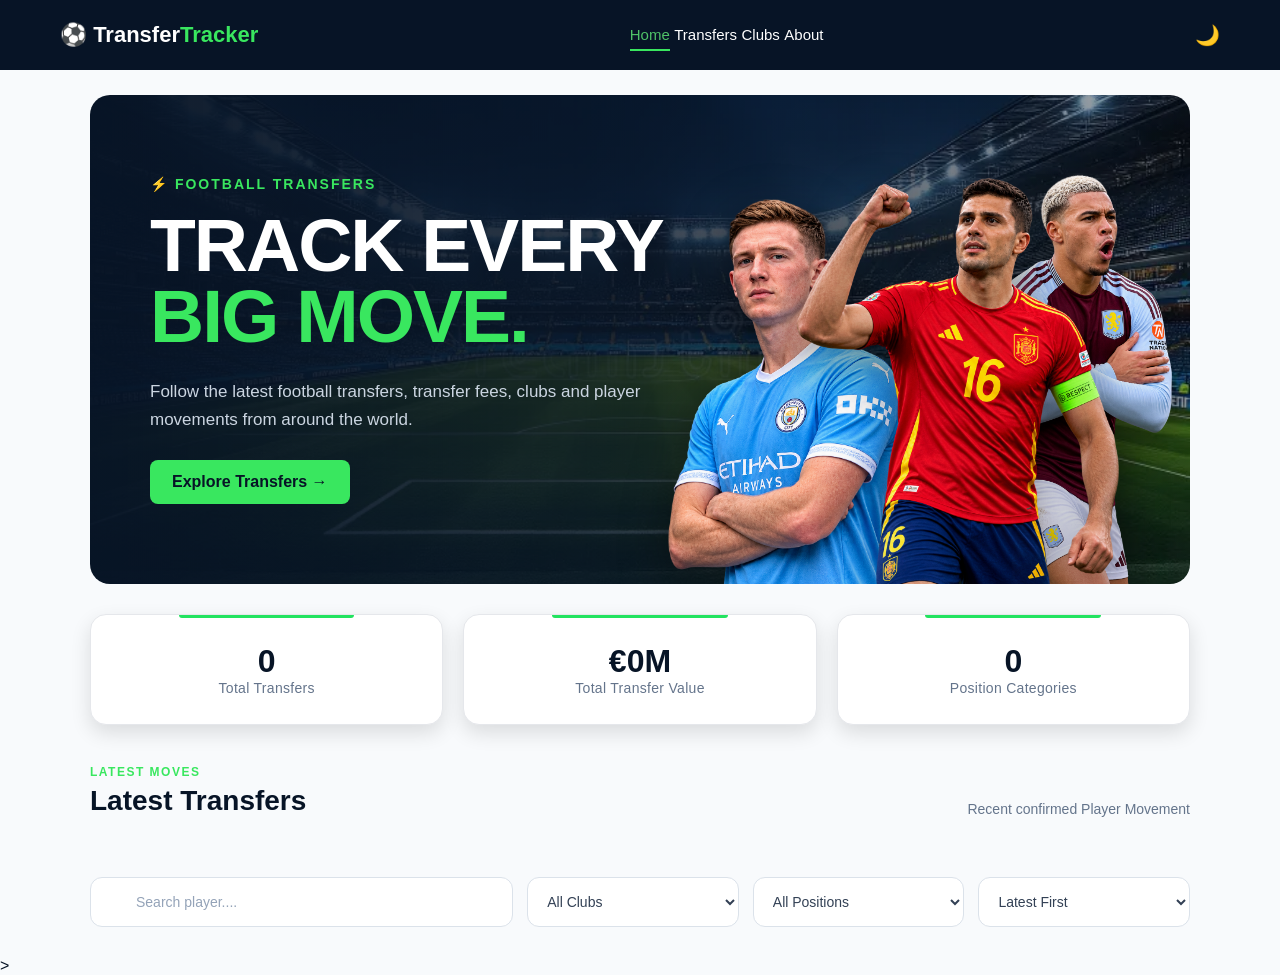
<file: index.html>
<!DOCTYPE html>
<html lang="en">
<head>
    <meta charset="UTF-8">
    <meta name="viewport" content="width=device-width, initial-scale=1.0">

    <title>Football Transfer Tracker</title>

    <link rel="stylesheet" href="style.css">
</head>

<body>
   <header class="navbar">
    <div class="nav-container">

        <a href="#" class="logo">
            ⚽ <span>Transfer</span><strong>Tracker</strong>
        </a>

        <nav>
            <a href="index.html" class="active">Home</a>
            <a href="index.html#transfers">Transfers</a>
            <a href="clubs.html">Clubs</a>
            <a href="about.html">About</a>
        </nav>

        <div class="nav-actions">
            <button id="themeToggle" aria-label="Toggle dark mode">
                🌙
            </button>
        </div>

    </div>
</header>
    <main class="container">
        <section class="hero">

    <div class="hero-content">

        <span class="hero-label">⚡ FOOTBALL TRANSFERS</span>

        <h2>
            TRACK EVERY
            <span>BIG MOVE.</span>
        </h2>

        <p>
            Follow the latest football transfers, transfer fees,
            clubs and player movements from around the world.
        </p>

        <a href="#transfers" class="hero-button">
            Explore Transfers →
        </a>

    </div>

    <div class="hero-players">

    <img src="images/hero/elliot.png"
         class="hero-player player-left"
         alt="Elliot Anderson">

    <img src="images/hero/rodri.png"
         class="hero-player player-center"
         alt="Rodri">

    <img src="images/hero/rogers.png"
         class="hero-player player-right"
         alt="Morgan Rogers">

</div>
</section>
        <section id="transfers" class="transfer-stats">
            <div class="stat-card">
                <h3 id="totalTransfers">0</h3>
                <p>Total Transfers</p>
            </div>

            <div class="stat-card">
                <h3 id="totalValue">€0M</h3>
                <p>Total  Transfer Value </p>
            </div>

            <div class="stat-card">
                <h3 id="totalPositions">0</h3>
                <p>Position Categories</p>
            </div>

        </section>

        <section class="latest-transfers">
            <div class="section-heading">
                <div>
                    <span class="section-label">LATEST MOVES</span>
                    <h2>Latest Transfers</h2>
                </div>
                <p> Recent confirmed Player Movement</p>
            </div>
            <div id="latestTransferContainer" class="latest-transfer-container"> 
            </div>

        </section>


        

        <section class="filters">
        <div class="search-box">
            <input
                type="text"
                id="searchInput"
                placeholder="Search player...."
            >
        </div>
    <select id="clubFilter">
        <option value="all">All Clubs</option>
        <option value="FC Barcelona">FC Barcelona</option>
        <option value="Real Madrid">Real Madrid</option>
        <option value="Liverpool F.C">Liverpool F.C</option>
        <option value="Manchester City">Manchester City</option>
        <option value="Manchester United">Manchester United</option>
        <option value="FC Bayern Munich">FC Bayern Munich</option>
        <option value="Borussia Dortmund">Borussia Dortmund</option>
        <option value="Inter Milan">Inter Milan</option>
        <option value="AC Milan">AC Milan</option>
        <option value="Paris Saint-Germain">Paris Saint-Germain</option>
    </select>

    <select id="positionFilter">
        <option value="all">All Positions</option>
        <option value="Goalkeeper">Goalkeeper</option>
        <option value="Defender">Defender</option>
        <option value="Full Back">Full Back</option>
        <option value="Midfielder">Midfielder</option>
        <option value="Winger">Winger</option>
        <option value="Forward">Forward</option>
    </select>

    <select id="sortFilter">
        <option value="latest">Latest First</option>
        <option value="oldest">Oldest Firts</option>
        <option value="highestFee">Highest Fee</option>
        <option value="lowestFee">Lowest Fee</option>
        <option value="az">A-Z</option>

    </select>





        </section>

                        <!--other section-->

        <section id="transferContainer" class="transfer-container">

        </section>
    

    </main>
    <div id="playerModal" class="player-modal">
        <div class="player-modal-content">
        
            <button id="closeModal" class="close-modal">&times;</button>

            <img id="modalPlayerImage" class="modal-player-image" alt="">

            <h2 id="modalPlayerName"></h2>
            <p id="modalPosition"></p>

            
            <div class="modal-transfer-route">
                <div class="modal-club">
                    <img id="modalOldClubLogo" alt="">
                    <span id="modalOldClub"></span>
                </div>
                <span class="modal-arrow">→</span>
                <div class="modal-club">
                    <img id="modalNewClubLogo" alt="">
                    <span id="modalNewClub"></span>
                </div>
            </div>
            <div class="modal-summary">

                <div class="modal-summary-item">
                    <span>Transfer Fee</span>
                    <strong id="modalMarketValue"></strong>
                </div>
                
                <div class="modal-summary-item">
                    <span>Transfer Date</span>
                    <strong id="modalTransferDate"></strong>
                </div>
                <div class="modal-summary-item">
                    <span>Status</span>
                    <strong id="modalStatus"></strong>
                </div>

            </div>
        </div>

    </div>




    <script src="script.js"></script>
</body>
</html>>
</file>
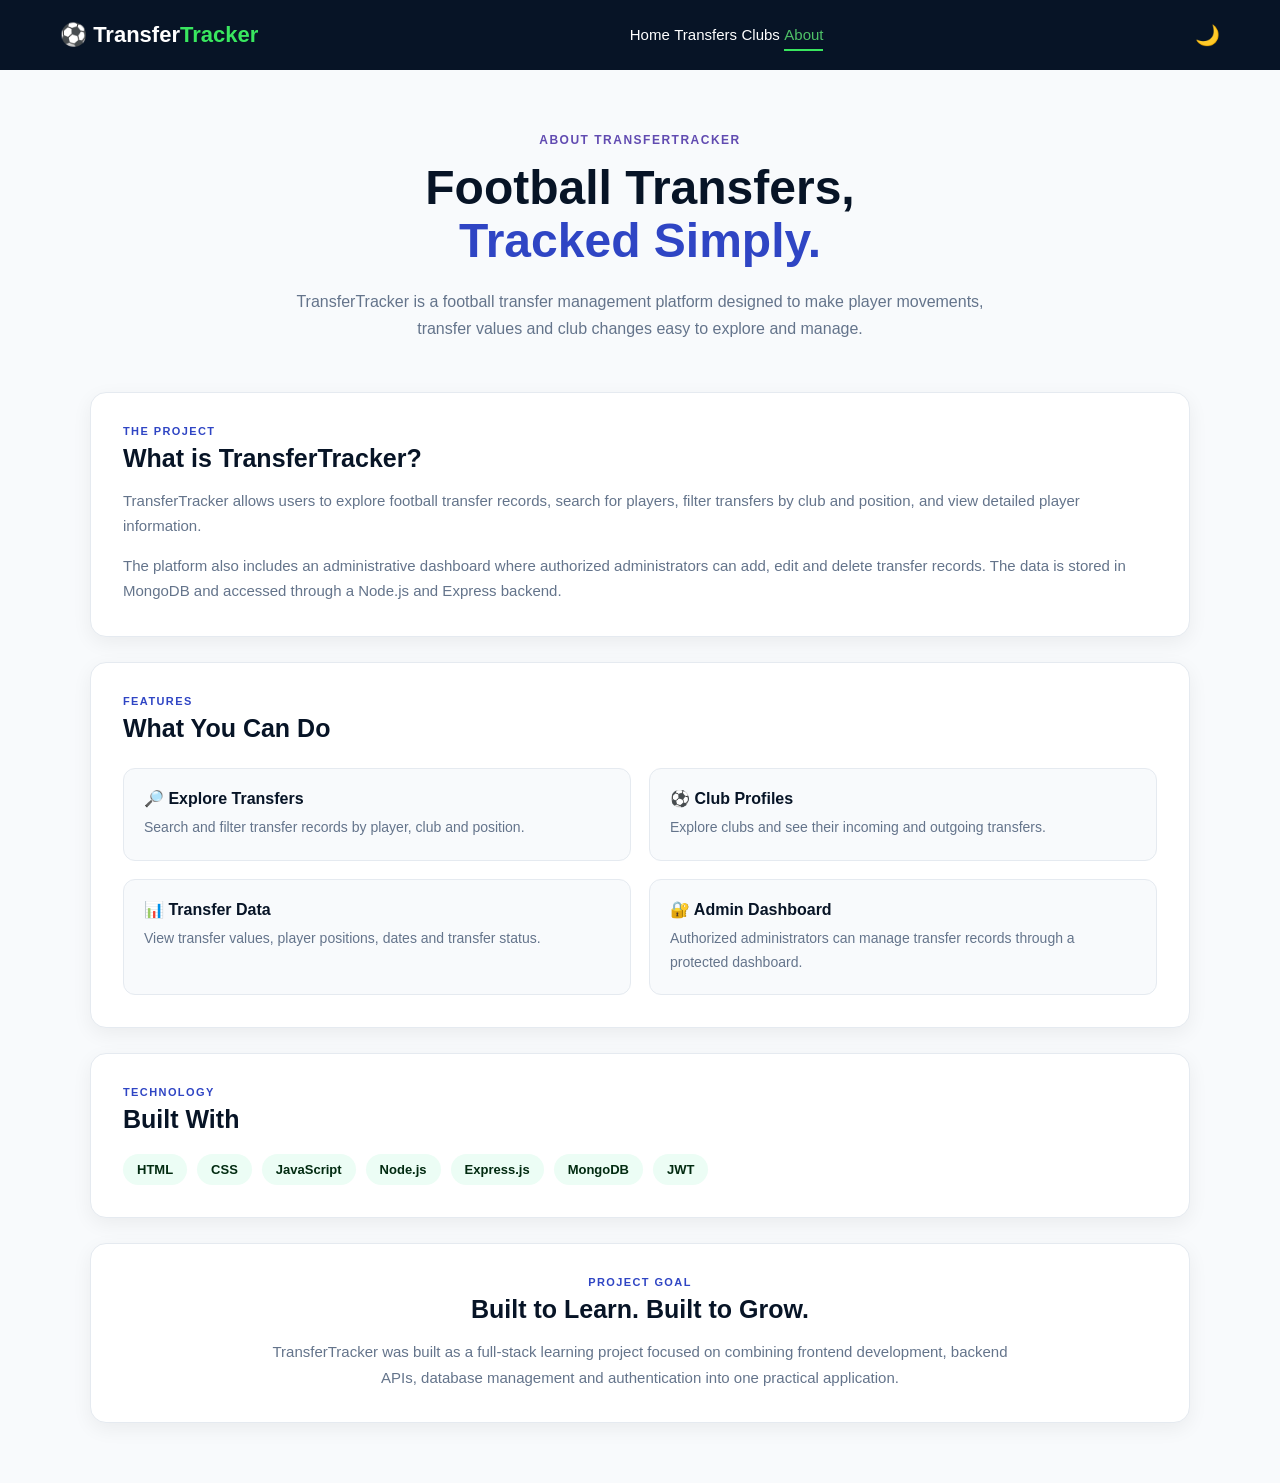
<file: about.html>
<!DOCTYPE html>
<html lang="en">

<head>
    <meta charset="UTF-8">
    <meta name="viewport" content="width=device-width, initial-scale=1.0">

    <title>About | TransferTracker</title>

    <link rel="stylesheet" href="style.css">
</head>

<body>

    <!-- =========================
         NAVBAR
    ========================== -->
    <header class="navbar">

        <div class="nav-container">

            <a href="index.html" class="logo">
                ⚽ <span>Transfer</span><strong>Tracker</strong>
            </a>

            <nav>
                <a href="index.html">Home</a>
                <a href="index.html#transfers">Transfers</a>
                <a href="clubs.html">Clubs</a>
                <a href="about.html" class="active">About</a>
            </nav>

            <div class="nav-actions">
                <button id="themeToggle" aria-label="Toggle dark mode">
                    🌙
                </button>
            </div>

        </div>

    </header>


    <!-- =========================
         ABOUT PAGE
    ========================== -->
    <main class="about-container">

        <!-- About Hero -->
        <section class="about-hero">

            <span class="section-label">
                ABOUT TRANSFERTRACKER
            </span>

            <h1>
                Football Transfers,
                <br>
                <span>Tracked Simply.</span>
            </h1>

            <p>
                TransferTracker is a football transfer management platform
                designed to make player movements, transfer values and club
                changes easy to explore and manage.
            </p>

        </section>


        <!-- Project -->
        <section class="about-card">

            <span class="about-label">
                THE PROJECT
            </span>

            <h2>
                What is TransferTracker?
            </h2>

            <p>
                TransferTracker allows users to explore football transfer
                records, search for players, filter transfers by club and
                position, and view detailed player information.
            </p>

            <p>
                The platform also includes an administrative dashboard where
                authorized administrators can add, edit and delete transfer
                records. The data is stored in MongoDB and accessed through
                a Node.js and Express backend.
            </p>

        </section>


        <!-- Features -->
        <section class="about-card">

            <span class="about-label">
                FEATURES
            </span>

            <h2>
                What You Can Do
            </h2>

            <div class="about-features">

                <div class="about-feature">

                    <h3>
                        🔎 Explore Transfers
                    </h3>

                    <p>
                        Search and filter transfer records by player,
                        club and position.
                    </p>

                </div>


                <div class="about-feature">

                    <h3>
                        ⚽ Club Profiles
                    </h3>

                    <p>
                        Explore clubs and see their incoming and
                        outgoing transfers.
                    </p>

                </div>


                <div class="about-feature">

                    <h3>
                        📊 Transfer Data
                    </h3>

                    <p>
                        View transfer values, player positions,
                        dates and transfer status.
                    </p>

                </div>


                <div class="about-feature">

                    <h3>
                        🔐 Admin Dashboard
                    </h3>

                    <p>
                        Authorized administrators can manage transfer
                        records through a protected dashboard.
                    </p>

                </div>

            </div>

        </section>


        <!-- Technology -->
        <section class="about-card">

            <span class="about-label">
                TECHNOLOGY
            </span>

            <h2>
                Built With
            </h2>

            <div class="tech-list">

                <span>HTML</span>
                <span>CSS</span>
                <span>JavaScript</span>
                <span>Node.js</span>
                <span>Express.js</span>
                <span>MongoDB</span>
                <span>JWT</span>

            </div>

        </section>


        <!-- Project Goal -->
        <section class="about-card about-final">

            <span class="about-label">
                PROJECT GOAL
            </span>

            <h2>
                Built to Learn. Built to Grow.
            </h2>

            <p>
                TransferTracker was built as a full-stack learning project
                focused on combining frontend development, backend APIs,
                database management and authentication into one practical
                application.
            </p>

        </section>

    </main>


    <!-- JavaScript -->
    <script src="script.js"></script>

</body>

</html>
</file>
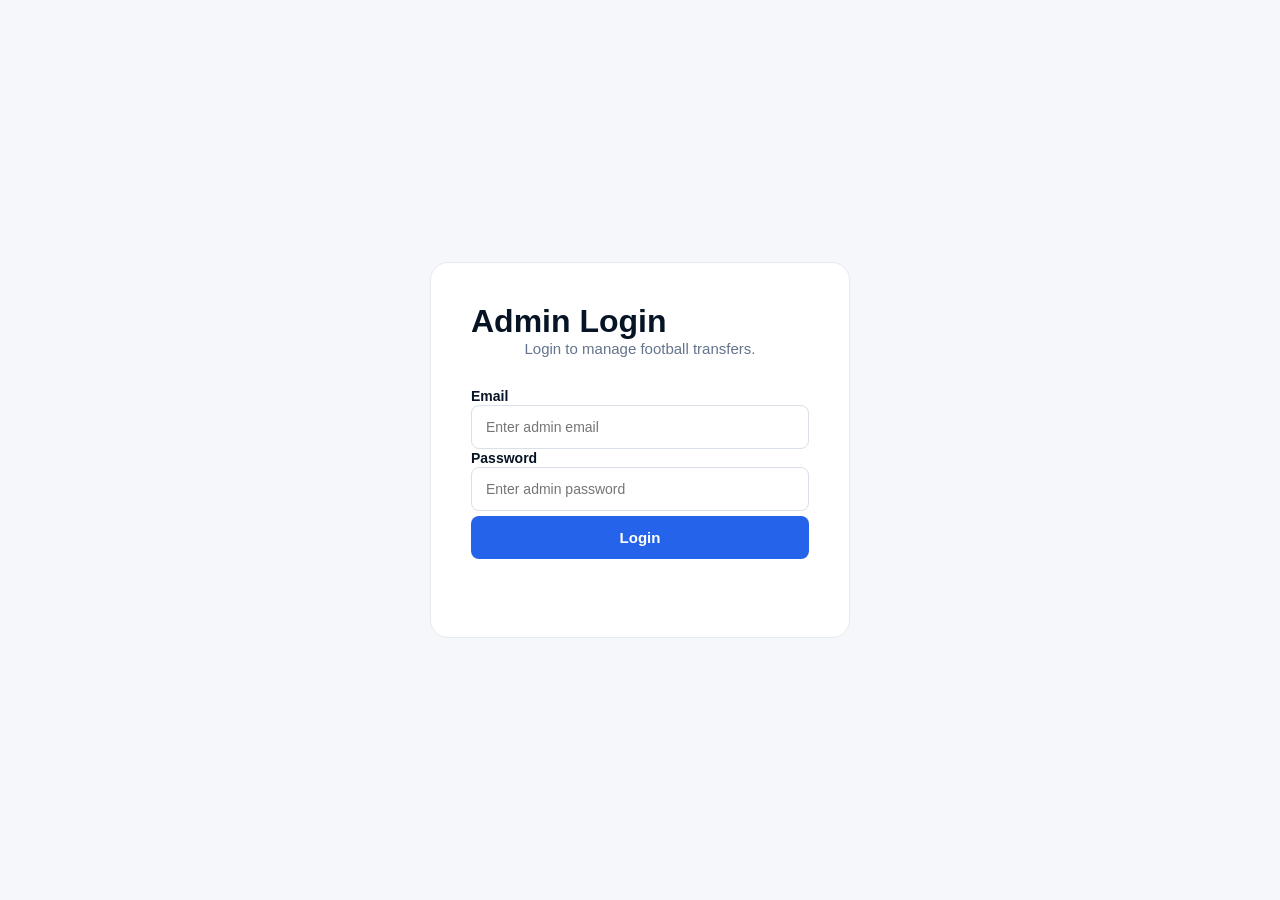
<file: admin-login.html>
<!DOCTYPE html>
<html lang="en">
<head>
    <meta charset="UTF-8">
    <meta name="viewport" content="width=device-width, initial-scale=1.0">

    <title>Admin Login | Football Transfer Tracker</title>

    <link rel="stylesheet" href="style.css">
</head>

<body>

    <main class="admin-login-page">

        <div class="admin-login-box">

            <h1>Admin Login</h1>

            <p>Login to manage football transfers.</p>

            <form id="loginForm">

                <div>
                    <label for="email">Email</label>
                    <input
                        type="email"
                        id="email"
                        placeholder="Enter admin email"
                        required
                    >
                </div>

                <div>
                    <label for="password">Password</label>
                    <input
                        type="password"
                        id="password"
                        placeholder="Enter admin password"
                        required
                    >
                </div>

                <button type="submit">
                    Login
                </button>

            </form>

            <p id="loginMessage"></p>

        </div>

    </main>

    <script src="admin-login.js"></script>

</body>
</html>
</file>
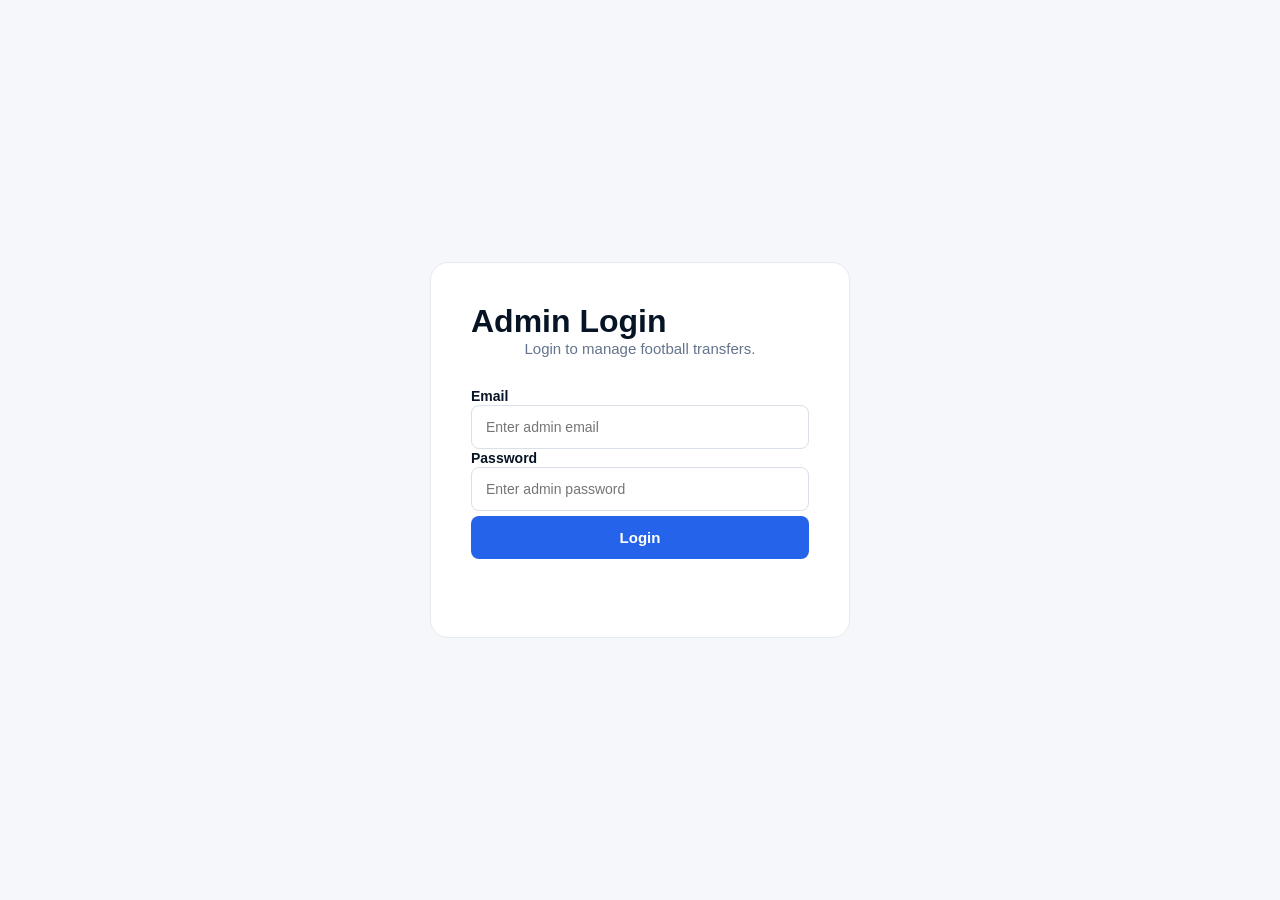
<file: admin.html>
<!DOCTYPE html>
<html lang="en">

<head>

    <meta charset="UTF-8">
    <meta name="viewport" content="width=device-width, initial-scale=1.0">

    <title>Admin Dashboard - TransferTracker</title>

    <link rel="stylesheet" href="style.css">

</head>

<body class="admin-page">

    <!-- Navbar -->

    <header class="navbar">

        <div class="nav-container">

            <a href="index.html" class="logo">
                ⚽ <span>Transfer</span><strong>Tracker</strong>
            </a>

            <nav>
                <a href="index.html">Home</a>
                <a href="index.html#transfers">Transfers</a>
                <a href="clubs.html">Clubs</a>
                <a href="#">Admin</a>
            </nav>

            <div class="nav-actions">

                <button id="themeToggle" aria-label="Toggle dark mode">
                    🌙
                </button>

            </div>

        </div>

    </header>


    <!-- Admin Content -->

    <main class="admin-container">

        <!-- Page Heading -->

        <section class="admin-heading">

            <span class="section-label">
                ADMIN PANEL
            </span>

            <h1>
                Transfer Management
            </h1>

            <p>
                Add, update and manage football transfer records.
            </p>

            <button id="logoutButton">
                Logout
            </button>


        </section>

        <!-- Dashboard Statistics -->

        <section class="admin-stats">
            <div class="admin-stat-card">
                <span> Total Transfers </span>
                <h3 id="totalTransfers">0</h3>
            </div>
            <div class="admin-stat-card">
                <span> Confirmed Transfere</span>
                <h3 id="confirmedTransfers">0</h3>
            </div>

            <div class="admin-stat-card">
                <span>Clubs Involved</span>
                <h3 id="clubsInvolved">0</h3>
            </div>

        </section>

        <!-- Add / Edit Transfer -->

        <section class="admin-card">

            <div class="admin-card-heading">

                <div>

                    <span class="admin-label">
                        TRANSFER DATA
                    </span>

                    <h2>
                        Add New Transfer
                    </h2>

                </div>

            </div>


            <form id="transferForm" class="transfer-form">

                <div class="form-group">
                    <label for="player">Player Name</label>
                    <input
                        type="text"
                        id="player"
                        placeholder="e.g. Rodri"
                        required
                    >
                </div>


                <div class="form-group">
                    <label for="oldClub">Old Club</label>
                    <input
                        type="text"
                        id="oldClub"
                        placeholder="e.g. Manchester City"
                        required
                    >
                </div>


                <div class="form-group">
                    <label for="newClub">New Club</label>
                    <input
                        type="text"
                        id="newClub"
                        placeholder="e.g. FC Barcelona"
                        required
                    >
                </div>


                <div class="form-group">
                    <label for="position">Position</label>
                    <input
                        type="text"
                        id="position"
                        placeholder="e.g. Defensive Midfielder"
                        required
                    >
                </div>


                <div class="form-group">
                    <label for="positionCategory">
                        Position Category
                    </label>

                    <select id="positionCategory" required>

                        <option value="">
                            Select Category
                        </option>

                        <option value="Goalkeeper">
                            Goalkeeper
                        </option>

                        <option value="Defender">
                            Defender
                        </option>

                        <option value="Full Back">
                            Full Back
                        </option>

                        <option value="Midfielder">
                            Midfielder
                        </option>

                        <option value="Winger">
                            Winger
                        </option>

                        <option value="Forward">
                            Forward
                        </option>

                    </select>

                </div>


                <div class="form-group">
                    <label for="marketValue">
                        Market Value
                    </label>

                    <input
                        type="text"
                        id="marketValue"
                        placeholder="e.g. €60M"
                        required
                    >
                </div>


                <div class="form-group">
                    <label for="status">Status</label>

                    <select id="status" required>

                        <option value="">
                            Select Status
                        </option>

                        <option value="Confirmed">
                            Confirmed
                        </option>

                        <option value="Rumour">
                            Rumour
                        </option>

                        <option value="Pending">
                            Pending
                        </option>

                    </select>

                </div>


                <div class="form-group">
                    <label for="transferDate">
                        Transfer Date
                    </label>

                    <input
                        type="date"
                        id="transferDate"
                        required
                    >
                </div>


                <div class="form-group full-width">
                    <label for="image">
                        Player Image Path
                    </label>

                    <input
                        type="text"
                        id="image"
                        placeholder="images/player.jpg"
                        required
                    >
                </div>


                <div class="form-group">
                    <label for="oldClubLogo">
                        Old Club Logo Path
                    </label>

                    <input
                        type="text"
                        id="oldClubLogo"
                        placeholder="images/clubs/club.png"
                        required
                    >
                </div>


                <div class="form-group">
                    <label for="newClubLogo">
                        New Club Logo Path
                    </label>

                    <input
                        type="text"
                        id="newClubLogo"
                        placeholder="images/clubs/club.png"
                        required
                    >
                </div>


                <div class="form-actions">

                    <button
                        type="submit"
                        id="submitButton"
                        class="admin-submit-btn"
                    >
                        Add Transfer
                    </button>

                </div>

            </form>


            <p id="message" class="admin-message"></p>

        </section>


        <!-- Manage Transfers -->

        <section class="admin-card">

            <div class="admin-card-heading">

                <div>

                    <span class="admin-label">
                        DATABASE
                    </span>

                    <h2>
                        Manage Transfers
                    </h2>

                </div>

            </div>


            <div class="table-wrapper">

                <table class="admin-table">

                    <thead>

                        <tr>
                            <th>Player</th>
                            <th>Old Club</th>
                            <th>New Club</th>
                            <th>Value</th>
                            <th>Status</th>
                            <th>Actions</th>
                        </tr>

                    </thead>


                    <tbody id="transferTableBody">
                    
                    </tbody>

                </table>

            </div>

        </section>

    </main>


    <script src="admin.js"></script>

</body>

</html>
</file>
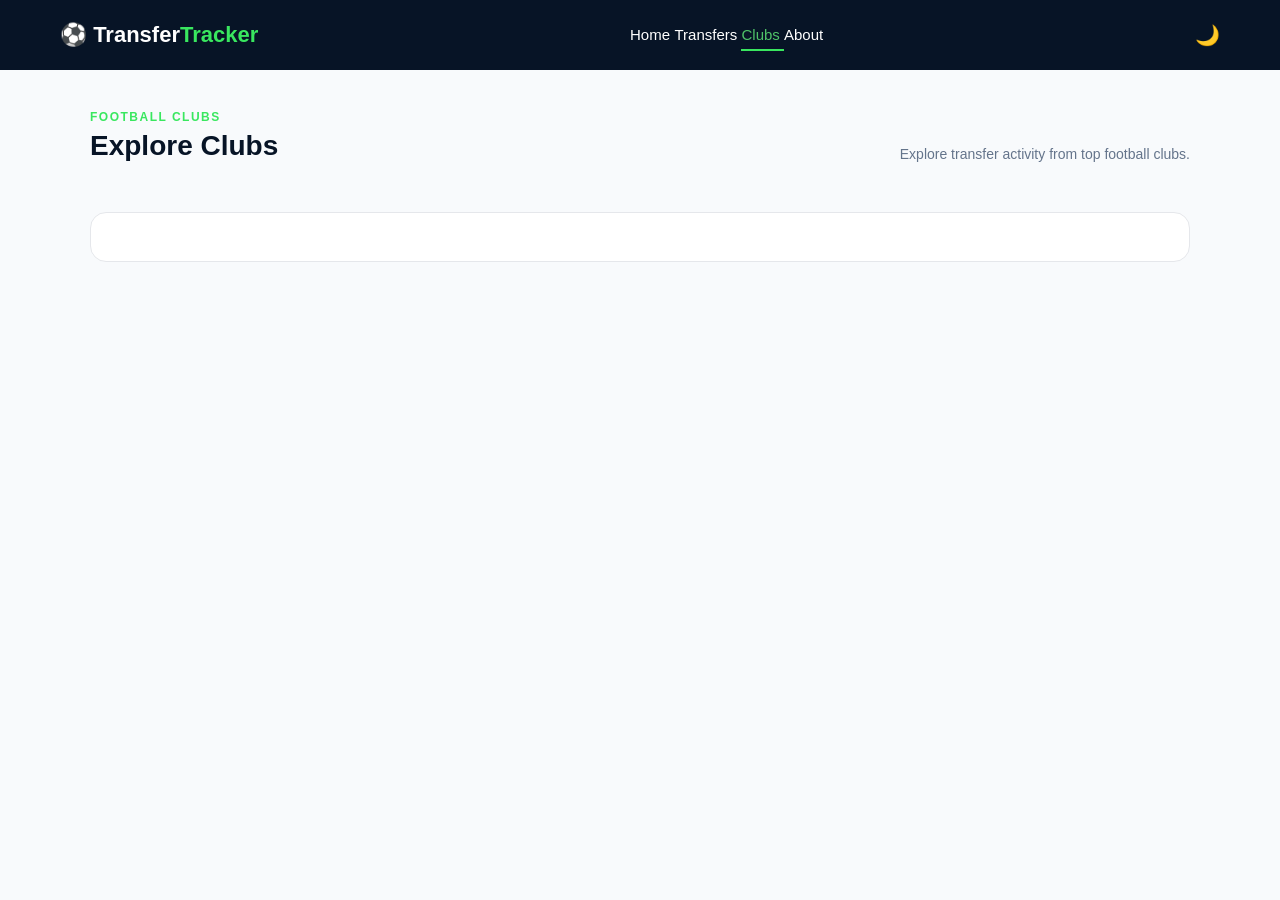
<file: clubs.html>
<!DOCTYPE html>

<html lang="en">

<head>

    <meta charset="UTF-8">
    <meta name="viewport" content="width=device-width, initial-scale=1.0">

    <title>Clubs - Football Transfer Tracker</title>

    <link rel="stylesheet" href="style.css">

</head>

<body>

    <!-- Navbar -->

    <header class="navbar">

        <div class="nav-container">

            <a href="index.html" class="logo">
                ⚽ <span>Transfer</span><strong>Tracker</strong>
            </a>

            <nav>

                <a href="index.html">Home</a>

                <a href="index.html#transfers">
                    Transfers
                </a>

                <a href="clubs.html" class="active">
                    Clubs
                </a>

                <a href="about.html">
                    About
                </a>

            </nav>

            <div class="nav-actions">

                <button id="themeToggle" aria-label="Toggle dark mode">
                    🌙
                </button>

            </div>

        </div>

    </header>


    <!-- Main Content -->

    <main class="container">

        <section class="clubs-page">

            <div class="section-heading">

                <div>

                    <span class="section-label">
                        FOOTBALL CLUBS
                    </span>

                    <h2>
                        Explore Clubs
                    </h2>

                </div>

                <p>
                    Explore transfer activity from top football clubs.
                </p>

            </div>


            <!-- Club Cards -->

            <div id="clubsContainer" class="clubs-container">
            </div>


            <div id="clubDetails" class="club-details">
            </div>

        </section>

    </main>


    <script src="script.js"></script>

</body>

</html>
</file>
<file: style.css>
/* =========================
   RESET
========================= */

* {
    margin: 0;
    padding: 0;
    box-sizing: border-box;
}


/* =========================
   BODY
========================= */

body {
    font-family: Arial, sans-serif;
    background: #f8fafc;
    color: #071426;
}


/* =========================
   CONTAINER
========================= */

.container {
    width: 90%;
    max-width: 1100px;
    margin: auto;
}


/* =========================
   NAVBAR
========================= */

.navbar {
    background: #071426;
    color: white;

    position: sticky;
    top: 0;

    z-index: 1000;
}

.nav-container {
    max-width: 1200px;
    margin: auto;

    height: 70px;

    display: flex;
    align-items: center;
    justify-content: space-between;

    padding: 0 20px;
}

.logo {
    color: white;
    text-decoration: none;

    font-size: 22px;
    font-weight: 700;
}

.logo span {
    color: white;
}

.logo strong {
    color: #39e75f;
}

.navbar nav a {
    color: white;
    text-decoration: none;

    font-size: 15px;
    font-weight: 500;

    padding: 25px 0;

    position: relative;

    transition: color 0.2s ease;
}

.navbar nav a:hover,
.navbar nav a.active {
    color: #4fc268;
}

.navbar nav a.active::after {
    content: "";

    position: absolute;

    bottom: 17px;
    left: 0;

    width: 100%;
    height: 2px;

    background: #39e75f;
}

.nav-actions button {
    border: none;
    background: transparent;

    color: white;

    font-size: 20px;

    cursor: pointer;
}


/* =========================
   HERO
========================= */

.hero {
    position: relative;

    min-height: 480px;

    margin-top: 25px;

    padding: 80px 60px;

    display: flex;
    align-items: center;

    border-radius: 20px;

    background:
        linear-gradient(
            90deg,
            rgba(7, 20, 38, 0.98) 0%,
            rgba(7, 20, 38, 0.85) 45%,
            rgba(7, 20, 38, 0.35) 100%
        ),
        url("images/football-stadium.jpg");

    background-size: cover;
    background-position: center;

    overflow: hidden;
}

.hero-content {
    position: relative;

    max-width: 650px;

    z-index: 10;
}

.hero-label {
    display: inline-block;

    margin-bottom: 18px;

    color: #39e75f;

    font-size: 14px;
    font-weight: 700;

    letter-spacing: 2px;
}

.hero h2 {
    margin: 0;

    color: white;

    font-size: clamp(48px, 8vw, 75px);

    line-height: 0.95;

    font-weight: 800;

    letter-spacing: -2px;
}

.hero h2 span {
    display: block;

    color: #39e75f;
}

.hero p {
    max-width: 550px;

    margin: 25px 0;

    color: #cbd5e1;

    font-size: 17px;

    line-height: 1.7;
}

.hero-button {
    display: inline-block;

    padding: 13px 22px;

    background: #39e75f;
    color: #071426;

    border-radius: 8px;

    text-decoration: none;

    font-weight: 700;

    transition:
        transform 0.2s ease,
        opacity 0.2s ease;
}

.hero-button:hover {
    transform: translateY(-2px);

    opacity: 0.9;
}


/* =========================
   HERO PLAYERS
========================= */

.hero-players {
    position: absolute;

    right: 0;
    bottom: 0;

    width: 52%;
    height: 105%;

    pointer-events: none;

    z-index: 2;
}

.hero-player {
    position: absolute;

    bottom: 0;

    width: auto;

    object-fit: contain;

    filter:
        drop-shadow(
            0 15px 25px rgba(0, 0, 0, 0.45)
        );
}


/* Left Player */

.player-left {
    left: -5%;

    height: 75%;

    z-index: 1;
}


/* Rodri - Main Player */

.player-center {
    left: 30%;

    height: 80%;

    z-index: 5;
}


/* Right Player */

.player-right {
    right: -2%;

    height: 80%;

    z-index: 2;
}


/* =========================
   STATISTICS
========================= */

.transfer-stats {
    display: grid;

    grid-template-columns: repeat(3, 1fr);

    gap: 20px;

    margin: 30px 0;
}

.stat-card {
    position: relative;

    background: #ffffff;

    padding: 28px 20px;

    min-height: 110px;

    border: 1px solid #e5e7eb;

    border-radius: 16px;

    text-align: center;

    box-shadow:
        0 8px 20px rgba(0, 0, 0, 0.12);

    transition:
        transform 0.25s ease,
        box-shadow 0.25s ease;
}


/* Green Top Line */

.stat-card::before {
    content: "";

    position: absolute;

    top: 0;
    left: 25%;

    width: 50%;
    height: 3px;

    background: #22e35f;

    border-radius: 0 0 10px 10px;
}

.stat-card h2 {
    margin: 0 0 8px;

    font-size: 32px;

    font-weight: 700;

    color: #071426;
}

.stat-card h3 {
    margin: 0;

    font-size: 32px;

    font-weight: 800;

    color: #071426;
}

.stat-card p {
    margin: 0;

    font-size: 14px;

    color: #64748b;

    letter-spacing: 0.3px;
}

.stat-card:hover {
    transform: translateY(-5px);

    box-shadow:
        0 14px 28px rgba(0, 0, 0, 0.5);
}


/* =========================
   SEARCH & FILTERS
========================= */

.filters {
    display: grid;

    grid-template-columns: 2fr 1fr 1fr 1fr;

    gap: 14px;

    margin: 35px 0 25px;
}


/* Search Box */

.search-box {
    position: relative;
}

.search-box input {
    width: 100%;
    height: 50px;

    padding: 0 18px 0 45px;

    border: 1px solid #dbe2ea;

    border-radius: 12px;

    background: #ffffff;

    color: #071426;

    font-size: 14px;

    outline: none;

    box-sizing: border-box;

    transition: 0.2s ease;
}

.search-box input::placeholder {
    color: #94a3b8;
}

.search-box input:focus {
    border-color: #22e35f;

    box-shadow:
        0 0 0 3px rgba(34, 227, 95, 0.12);
}


/* Search Icon */

.search-icon {
    position: absolute;

    left: 17px;
    top: 50%;

    transform: translateY(-50%);

    color: #64748b;

    font-size: 21px;

    z-index: 1;

    pointer-events: none;
}


/* Selects */

.filters select {
    width: 100%;
    height: 50px;

    padding: 0 15px;

    border: 1px solid #dbe2ea;

    border-radius: 12px;

    background: #ffffff;

    color: #334155;

    font-size: 14px;

    cursor: pointer;

    outline: none;

    box-sizing: border-box;

    transition: 0.2s ease;
}

.filters select:hover {
    border-color: #94a3b8;
}

.filters select:focus {
    border-color: #22e35f;

    box-shadow:
        0 0 0 3px rgba(34, 227, 95, 0.12);
}


/* =========================
   TRANSFER CONTAINER
========================= */

.transfer-container {
    display: grid;

    grid-template-columns: repeat(3, 1fr);

    gap: 24px;

    margin-top: 30px;
}


/* =========================
   TRANSFER CARD
========================= */

.transfer-card {
    background: #ffffff;

    border: 1px solid #e5e7eb;

    border-radius: 16px;

    overflow: hidden;

    box-shadow:
        0 4px 15px rgba(0, 0, 0, 0.08);

    cursor: pointer;

    transition:
        transform 0.25s ease,
        box-shadow 0.25s ease,
        border-color 0.25s ease;
}

.transfer-card:hover {
    transform: translateY(-5px);
     border-color: #39e75f;
    box-shadow:
        0 10px 25px rgba(0, 0, 0, 0.12);
}


/* Player Image */

.player-image {
    width: 100%;

    height: 230px;

    object-fit: cover;

    display: block;

    transition: transform 0.5s ease;
    transform-origin: center;
}


/* Player Name */

.transfer-card h3 {
    margin: 18px 20px 12px;

    font-size: 21px;

    font-weight: 700;

    color: #071426;
}


 /* Transfer Route */

.transfer-route {
    display: flex;
    align-items: center;
    justify-content: space-between;

    gap: 12px;

    margin: 0 20px 18px;

    padding: 14px 10px;

    background: #f8fafc;

    border: 1px solid #eef2f7;

    border-radius: 12px;
}

/* Club */

.club {
    display: flex;

    flex-direction: column;

    align-items: center;

    justify-content: center;

    gap: 7px;

    min-width: 0;

    text-align: center;

    flex: 1;
}

.club img {
    width: 42px;
    height: 42px;

    object-fit: contain;
    transition: transform 0.2s ease;
}

.club span {
    max-width: 100%;

    color: #334155;

    font-size: 14px;

    font-weight: 700;

    line-height: 1.3;
}



 /*Transfer Arrow */

.transfer-arrow {
    font-size: 22px;
    color: #39e75f;
    font-weight: bold;
    line-height: 1;
    flex-shrink: 0;
}


/* Card Paragraphs */

.transfer-card p {
    margin: 8px 20px;

    color: #64748b;
    font-size: 14px;
    line-height: 1.5;
}

.transfer-card p:last-child{
    margin-bottom: 20px;
    font-weight: 700;
    color: #071426;
}


/* Status Badge */

.status-badge {
    display: inline-block;

    margin: 0 20px 15px;

    padding: 5px 12px;

    border-radius: 20px;

    background: #dcfce7;

    color: #166534;

    font-size: 13px;

    font-weight: 600;
}


/* No Results */

.no-results {
    grid-column: 1 / -1;

    padding: 40px;

    text-align: center;

    color: #64748b;
}


/* =========================
   PLAYER MODAL
========================= */

.player-modal {
    display: none;

    position: fixed;

    inset: 0;

    background: rgba(15, 23, 42, 0.70);

    justify-content: center;

    align-items: center;

    z-index: 1000;

    padding: 20px;
}

.player-modal-content {
    position: relative;
    width: 90%;
    max-width: 520px;
    padding: 30px;
    background: #ffffff;
    border-radius: 18px;
    text-align: center;
    box-shadow: 0 20px 50px rgba(0, 0, 0, 0.20);
}
/* player name*/

.modal-player-image {
    width: 200px;
    height: 200px;
    object-fit: cover;
    border-radius: 14px;
    display: block;
    margin: 0 auto 20px;
}



.player-modal-content h2 {
    margin: 0 0 6px;

    font-size: 28px;
    font-weight: 800;
    color: #071426;
}

.player-modal-content #modalPosition {
    margin: 0 0 22px;
    color: #64748b;
    font-weight: 600;
    font-size: 16px;
}

.player-modal-content p {
    margin: 8px;
    color: #64748b;
    font-size: 16px;
}


/* Modal Transfer Route */

.modal-transfer-route {
    display: flex;
    align-items: center;
    justify-content: center;
    gap: 20px;
    margin: 24px 0;
    padding: 16px;
    background: #f8fafc;
    border: 1px solid #e5e7eb;
    border-radius: 14px;
}

.modal-transfer-route span:nth-child(2){
    color: #010916d3;
    font-size: 20px;
}



/* Modal Market Value */

.player-modal-content #modalMarketValue {
    font-size: 18px;
}


/* Close Button */

.close-modal {
    position: absolute;
    top: 14px;
    right: 16px;
    width: 34px;
    height: 34px;
    border: none;
    border-radius: 50%;
    background: #f1f5f9;
    color: #6e819c;
    font-size: 22px;
    cursor: pointer;
    transition: 0.2s ease;
}

.close-modal:hover {
    background: #39e75f;
    color: #071426;

}


/* Modal Status */

.modal-status {
    display: flex;

    align-items: center;

    gap: 8px;
}

#modalStatus {
    display: inline-block;

    padding: 5px 12px;

    border-radius: 20px;

    font-size: 14px;

    font-weight: 600;

    background: #dcfce7;

    color: #166534;
}


/* =========================
   TABLET
========================= */

@media (max-width: 900px) {

    .filters {
        grid-template-columns: 1fr 1fr;
    }

    .search-box {
        grid-column: 1 / -1;
    }

    .transfer-container {
        grid-template-columns: repeat(2, 1fr);
    }

}


/* =========================
   MOBILE
========================= */

@media (max-width: 768px) {

    /* Transfer Cards */

    .transfer-container {
        grid-template-columns: 1fr;
    }


    /* Search & Filters */

    .filters {
        grid-template-columns: 1fr;

        gap: 10px;
    }

    .search-box {
        grid-column: auto;
    }

    .filters input,
    .filters select {
        width: 100%;
    }


    /* Statistics */

    .transfer-stats {
        grid-template-columns: 1fr;
    }


    /* Hero */

    .hero {
        min-height: 500px;

        padding: 50px 30px;
    }

    .hero-content {
        max-width: 100%;
    }


    /* Hero Players */

    .hero-players {
        width: 65%;

        opacity: 0.85;
    }


    /* Modal */

    .player-modal {
        padding: 15px;
    }

    .player-modal-content {
        padding: 25px 20px;

        max-width: 100%;
    }

    .player-modal-content > p{
        margin: 10px 0;
        color: #64748b;
        font-size: 14px ;
    }
 

    /* Modal Route */

    .modal-transfer-route {
        flex-direction: column;

        text-align: center;

        gap: 8px;
    }

    .clubs-container {
        grid-template-columns: repeat(2, 1fr);
    }

    .club-transfer-columns {
    grid-template-columns: 1fr;
}

    .club-details {
        padding: 18px;
    }

}


/* =========================
   SMALL MOBILE
========================= */

@media (max-width: 480px) {

    .hero {
        min-height: 520px;

        padding: 40px 20px;
    }

    .hero-content h2 {
        font-size: 36px;
    }

    .hero-content p {
        font-size: 14px;
    }

    .hero-players {
        width: 80%;

        right: -10%;
    }

    .stat-card {
        padding: 22px 20px;
    }

    .stat-card h2 {
        font-size: 28px;
    }

    .stat-card h3 {
        font-size: 28px;
    }

    .transfer-card h3 {
        font-size: 19px;
    }
    .clubs-container {
        grid-template-columns: 1fr;
    }

}


  /* Player Image */



.transfer-card:hover .player-image{
    transform:scale(1.03);
}




/* LAtest Tarnsfer*/


.latest-transfers{
    margin: 40px 0;
}

.section-heading{
    display: flex;
    align-items: flex-end;
    justify-content: space-between;
    margin-bottom: 20px;
}

.section-label{
    display: block;
    margin-bottom: 6px;
    color: #39e75f;
    font-size: 12px;
    font-weight: 700;
    letter-spacing: 1.5px;
}


.section-heading h2{
    margin: 0;
    color: #071426;
    font-size: 28px;
    font-weight: 800;
}


.section-heading p{
    margin: 0;
    color: #64748b;
    font-size: 14px;
}


.latest-transfer-container{
    display: grid;
    grid-template-columns: repeat(3,1fr);
    gap: 18px;
}


.latest-transfer-item {
    display: flex;
    align-items: center;
    gap: 14px;
    padding: 14px;
    background: #ffffff;
    border: 1px solid #e5e7eb;
    border-radius: 14px;
    overflow: hidden;
    cursor: pointer;

    transition:
        transform 0.25s ease,
        box-shadow 0.25s ease,
        border-color 0.25s ease;
}


.latest-transfer-item:hover {
    transform: translateY(-3px);
    box-shadow: 0 8px 20px rgba(0, 0, 0, 0.10);
    border-color: #39e75f;
}

.latest-transfer-info {
    min-width: 0;
}

.latest-transfer-info h3 {
    margin: 0 0 5px;
    color: #071426;
    font-size: 16px;
    font-weight: 800;
}

.latest-transfer-info p {
    margin: 0 0 5px;
    color: #64748b;
    font-size: 13px;
    line-height: 1.4;
}

.latest-transfer-info span {
    color: #071426;
    font-size: 14px;
    font-weight: 800;
}



.latest-player-image {
    width: 80px;
    height: 80px;
    object-fit: cover;
    border-radius: 10px;
    flex-shrink: 0;
}

.modal-club {
    display: flex;
    align-items: center;
    gap: 8px;
    min-width: 120px;
}


.modal-club:first-child {
    justify-content: flex-end;
}



.modal-club img {
    width: 32px;
    height: 32px;
    object-fit: contain;
    flex-shrink: 0;
}

.modal-arrow {
    color: #39e75f;
    font-size: 22px;
    font-weight: 800;
    flex-shrink: 0;
}


.modal-club span {
    color: #071426;
    font-size: 14px;
    font-weight: 700;
}



.modal-summary{
    display: grid;
    grid-template-columns: repeat(3,1fr);
    gap: 12px;
    margin-top: 22px;
}

.modal-summary-item{
    padding: 14px 10px;
    background: #f8fafc;
    border: 1px solid #e5e7eb;
    border-radius: 12px;
    text-align: center;
}



.modal-summary-item span{
    display: block;
    margin-bottom: 6px;
    color: #64748b;
    font-size: 12px;
    font-weight: 600;
}


.modal-summary-item strong{
    display: block;
    color: #071426;
    font-size: 14px;
    font-weight: 800;
}


/* =========================
   CLUBS PAGE
========================= */


.clubs-page{
    margin: 40px 0;
}


.clubs-container {
    display: grid;
    grid-template-columns: repeat(4, 1fr);
    gap: 20px;
}

.club-card{
    padding: 24px 18px;
    background: #ffffff;
    border: 1px solid #e5e7eb;
    border-radius: 16px;
    text-align: center;
    cursor: pointer;

    transition:
    transform 0.25s ease,
    box-shadow 0.25s ease,
    border-color 0.25s ease;
}


.club-card:hover {
    transform: translateY(-4px);
    box-shadow: 0 10px 25px rgba(0, 0, 0, 0.10);
    border-color: #39e75f;
}

.club-logo {
    width: 90px;
    height: 90px;
    margin: 0 auto 15px;

    display: flex;
    align-items: center;
    justify-content: center;
}

.club-logo img {
    width: 75px;
    height: 75px;
    object-fit: contain;
}

.club-card h3 {
    margin: 0 0 6px;
    color: #071426;
    font-size: 16px;
    font-weight: 800;
}

.club-card p {
    margin: 0;
    color: #64748b;
    font-size: 13px;
}



/* =========================
   CLUB TRANSFER DETAILS
========================= */






.club-details{
    margin-top: 30px;
    padding: 24px;
    background: #ffffff;
    border: 1px solid #e5e7eb;
    border-radius: 16px; 
}


.club-details-header {
    display: flex;
    align-items: center;
    justify-content: space-between;
    margin-bottom: 24px;
}

.club-details-title{
    display: flex;
    align-items: center;
    gap: 14px;
}

.club-details-logo{
    width: 60px;
    height: 60px;
    display: flex;
    align-items: center;
    justify-content: center;
}


.club-details-logo img{
    width: 55px;
    height: 55px;
    object-fit: contain;
}


.club-details-title h2{
    margin: 0;
    color: #071426;
    font-size: 24px;
    font-weight: 800;
}

.close-club-details {
    width: 36px;
    height: 36px;
    border: 1px solid #e5e7eb;
    border-radius: 50%;
    background: #ffffff;
    color: #64748b;
    font-size: 18px;
    cursor: pointer;

    transition: 
        transform 0.2s ease,
        background 0.2s ease,
        color 0.2s ease;

}

.close-club-details:hover {
    transform: rotate(90deg);
    background: #f1f5f9;
    color: #071426;
}

.club-transfer-colums{
    display: grid;
    grid-template-columns: repeat(2,1fr);
    gap: 20px;
}


.club-transfer-section{
    padding: 18px;
    background: #f8fafc;
    border: 1px solid #e5e7eb;
    border-radius: 14px;
}


.club-transfer-section h3 {
    margin: 0 0 14px;
    color: #071426;
    font-size: 17px;
    font-weight: 800;
}


.club-transfer-list {
    display: flex;
    flex-direction: column;
    gap: 10px;
}


.club-transfer-item {
    display: flex;
    align-items: center;
    gap: 12px;
    padding: 12px;
    background: #ffffff;
    border: 1px solid #e5e7eb;
    border-radius: 12px;
    cursor: pointer;

    transition:
        transform 0.2s ease,
        box-shadow 0.2s ease,
        border-color 0.2s ease;
}


.club-transfer-item:hover {
    transform: translateY(-2px);
    border-color: #39e75f;
    box-shadow: 0 6px 16px rgba(0, 0, 0, 0.08);
}

.club-transfer-item:hover {
    transform: translateY(-2px);
    border-color: #39e75f;
    box-shadow: 0 6px 16px rgba(0, 0, 0, 0.08);
}

.club-transfer-item img {
    width: 52px;
    height: 52px;
    border-radius: 10px;
    object-fit: cover;
    flex-shrink: 0;
}

.club-transfer-info {
    flex: 1;
    min-width: 0;
}

.club-transfer-info h4 {
    margin: 0 0 4px;
    color: #071426;
    font-size: 14px;
    font-weight: 800;
}

.club-transfer-info p {
    margin: 0;
    color: #64748b;
    font-size: 12px;
}

.club-transfer-item strong {
    color: #071426;
    font-size: 13px;
    font-weight: 800;
}

.no-transfers {
    margin: 0;
    padding: 20px;
    text-align: center;
    color: #64748b;
    font-size: 13px;
}


/* ================================
   ADMIN DASHBOARD
================================ */



/* =========================
   ADMIN DASHBOARD
========================= */

.admin-page {
    background: #f5f7fb;
    min-height: 100vh;
}


.admin-container {
    width: min(1200px, 92%);
    margin: 0 auto;
    padding: 60px 0 80px;
}


.admin-heading {
    margin-bottom: 35px;
}


.admin-heading h1 {
    margin: 8px 0 10px;
    font-size: 38px;
    font-weight: 800;
    color: #071426;
}


.admin-heading p {
    margin: 0;
    color: #64748b;
    font-size: 16px;
}


.admin-card {
    background: #ffffff;
    border: 1px solid #e2e8f0;
    border-radius: 18px;
    padding: 30px;
    margin-bottom: 30px;
    box-shadow: 0 4px 18px rgba(0, 0, 0, 0.06);
}


.admin-card-heading {
    margin-bottom: 25px;
}


.admin-label {
    display: block;
    color: #16e36a;
    font-size: 12px;
    font-weight: 800;
    letter-spacing: 1.5px;
    margin-bottom: 6px;
}


.admin-card-heading h2 {
    margin: 0;
    color: #071426;
    font-size: 24px;
    font-weight: 800;
}


/* FORM */

.transfer-form {
    display: grid;
    grid-template-columns: repeat(2, 1fr);
    gap: 20px;
}


.form-group {
    display: flex;
    flex-direction: column;
    gap: 8px;
}


.form-group.full-width {
    grid-column: 1 / -1;
}


.form-group label {
    font-size: 13px;
    font-weight: 700;
    color: #334155;
}


.form-group input,
.form-group select {
    width: 100%;
    padding: 13px 14px;
    border: 1px solid #dbe2ea;
    border-radius: 10px;
    background: #ffffff;
    color: #071426;
    font-size: 14px;
    outline: none;
    transition:
        border-color 0.2s ease,
        box-shadow 0.2s ease;
}


.form-group input:focus,
.form-group select:focus {
    border-color: #16e36a;
    box-shadow: 0 0 0 3px rgba(22, 227, 106, 0.12);
}


.form-actions {
    grid-column: 1 / -1;
    margin-top: 5px;
}


.admin-submit-btn {
    border: none;
    padding: 13px 24px;
    border-radius: 10px;
    background: #071426;
    color: #ffffff;
    font-size: 14px;
    font-weight: 700;
    cursor: pointer;
    transition:
        transform 0.2s ease,
        box-shadow 0.2s ease;
}


.admin-submit-btn:hover {
    transform: translateY(-2px);
    box-shadow: 0 8px 18px rgba(7, 20, 38, 0.18);
}


.admin-message {
    margin: 18px 0 0;
    font-size: 14px;
    font-weight: 600;
}


/* TABLE */

.table-wrapper {
    width: 100%;
    overflow-x: auto;
}


.admin-table {
    width: 100%;
    border-collapse: collapse;
    min-width: 750px;
}


.admin-table th {
    padding: 14px 16px;
    text-align: left;
    background: #f8fafc;
    color: #475569;
    font-size: 12px;
    font-weight: 800;
    text-transform: uppercase;
    letter-spacing: 0.5px;
    border-bottom: 1px solid #e2e8f0;
}


.admin-table td {
    padding: 16px;
    color: #334155;
    font-size: 14px;
    border-bottom: 1px solid #eef2f6;
}


.admin-table tbody tr {
    transition: background 0.2s ease;
}


.admin-table tbody tr:hover {
    background: #f8fafc;
}


.admin-table button {
    border: none;
    padding: 7px 12px;
    border-radius: 7px;
    margin-right: 5px;
    font-size: 12px;
    font-weight: 700;
    cursor: pointer;
}


.admin-table button:first-child {
    background: #e8f7ee;
    color: #087f3e;
}


.admin-table button:last-child {
    background: #feecec;
    color: #c53030;
}


.admin-table button:hover {
    opacity: 0.8;
}


/* RESPONSIVE */

@media (max-width: 768px) {

    .admin-container {
        padding: 40px 0 60px;
    }


    .admin-heading h1 {
        font-size: 30px;
    }


    .admin-card {
        padding: 20px;
        border-radius: 14px;
    }


    .transfer-form {
        grid-template-columns: 1fr;
    }


    .form-group.full-width {
        grid-column: auto;
    }


    .form-actions {
        grid-column: auto;
    }

}


/* ACTION BUTTONS */

.edit-btn,
.delete-btn {
    border: none;
    padding: 7px 12px;
    border-radius: 6px;
    font-size: 13px;
    font-weight: 600;
    cursor: pointer;
    margin-right: 5px;
}




.edit-btn {
    background: #e8f0ff;
    color: #2563eb;
}


.delete-btn {
    background: #feecec;
    color: #dc2626;
}


.edit-btn:hover,
.delete-btn:hover {
    transform: translateY(-1px);
}


/* MOBILE */

@media (max-width: 700px) {

    .admin-header {
        padding: 24px 20px;
    }

    .admin-main {
        margin: 25px auto;
        padding: 0 14px;
    }

    .admin-section {
        padding: 20px;
    }

    #transferForm {
        grid-template-columns: 1fr;
    }

    #submitButton {
        grid-column: auto;
    }

}


/* =========================
   ADMIN LOGIN PAGE
========================= */


.admin-login-page{
    min-height: 100vh;
    display: flex;
    justify-content: center;
    align-items: center;
    padding: 30px;
    background: #f5f7fb;

}

/* Login Card */


.admin-login-box{
    width: 100%;
    max-width: 420px;
    padding: 40px;
    background: #ffffff;
    border: 1px solid #e5eaf0;
    border-radius: 18px;
}

/* Heading */

.admin-login-box > p{
    margin: 0 0 30px;
    text-align: center;
    font-size: 15px;
    color: #64748b;
}

/* Form */

#loginForm{
    display: flex;
    flex-direction: column;
}

#loginForm label {
    margin-bottom: 8px;
    font-size: 14px;
    font-weight: 600;
    color: #071426;
}


#loginForm input {
    width: 100%;
    padding: 13px 14px;
    border: 1px solid #d9e0e8;
    border-radius: 8px;
    outline: none;
    background:#ffffff;
    color: #071426;
    font-size: 14px;
    transition:  
        border-color 0.2s ease,
        box-shadow 0.2s ease;
}




#loginForm input:focus {
    border-color: #2563eb;
    box-shadow: 0 0 0 3px rgba(37, 99, 235, 0.10);
}


/* Login Button */

#loginForm button {
    width: 100%;
    padding: 13px 16px;
    margin-top: 5px;
    border: none;
    border-radius: 8px;
    background: #2563eb;
    color: #ffffff;
    font-size: 15px;
    font-weight: 700;
    cursor: pointer;
    transition:
        transform 0.2s ease,
        box-shadow 0.2s ease,
        background 0.2s ease;
}


#loginForm button:hover{
    background: #1d4ed8;
    transform: translateY(-1px);
    box-shadow: 0 7px 18px rgba(37,99,235,0.22);
}



#loginMessage {
    min-height: 20px;
    margin-top: 18px !important;
    margin-bottom: 0 !important;
    text-align: center;
    font-size: 14px;
    font-weight: 600;
}


#logoutButton {
    margin-top: 18px;
    padding: 10px 18px;
    border: 1px solid #fecaca;
    border-radius: 8px;
    background: #ffffff;
    color: #dc2626;
    font-size: 13px;
    font-weight: 700;
    cursor: pointer;
    transition:
        background 0.2s ease,
        color 0.2s ease;
}

#logoutButton:hover {
    background: #dc2626;
    color: #ffffff;
}




/* =========================
   MOBILE
========================= */

@media (max-width: 480px) {

    .admin-login-page {
        padding: 20px 15px;
    }

    .admin-login-box {
        padding: 30px 22px;
        border-radius: 14px;
    }

    .admin-login-box h1 {
        font-size: 26px;
    }
}



/* =========================
   ADMIN STATISTICS
========================= */

.admin-stats {
    display: grid;
    grid-template-columns: repeat(3, 1fr);
    gap: 20px;
    margin-bottom: 30px;
}

.admin-stat-card {
    padding: 24px;
    background: #ffffff;
    border: 1px solid #e5eaf0;
    border-radius: 14px;
    box-shadow: 0 6px 20px rgba(0, 0, 0, 0.06);
    transition:
        transform 0.2s ease,
        box-shadow 0.2s ease;
}

.admin-stat-card:hover {
    transform: translateY(-3px);
    box-shadow: 0 10px 25px rgba(0, 0, 0, 0.10);
}

.admin-stat-card span {
    font-size: 13px;
    font-weight: 600;
    color: #64748b;
}

.admin-stat-card h3 {
    margin: 8px 0 0;
    font-size: 30px;
    font-weight: 800;
    color: #071426;
}

@media (max-width: 700px) {

    .admin-stats {
        grid-template-columns: 1fr;
    }
}



/* =========================
   ABOUT PAGE
========================= */


.about-container{
    width: 90%;
    max-width: 1100px;
    margin: 60px auto;
}


.about-hero {
    text-align: center;
    margin-bottom: 50px;
}


.about-hero .section-label{
    display: inline-block;
    margin-bottom: 15px;
    font-size: 12px;
    font-weight: 800;
    letter-spacing: 1.5px;
    color: #614bb1;
}


.about-hero h1{
    margin: 0 0 20px;
    font-size: 48px;
    line-height: 1.1;
    font-weight: 800;
    color: #071426;
}



.about-hero h1 span{
    color: #2f45c4;
}


.about-hero p{
    max-width: 700px;
    margin: 0 auto;
    font-size: 16px;
    line-height: 1.7;
    color: #64748b;
}

.about-card{
    margin-bottom: 25px;
    padding: 32px;
    background: #ffffff;
    border: 1px solid #e5eaf0;
    border-radius: 16px;
    box-shadow: 0 6px 20px rgba(0, 0, 0, 0.06);
}

.about-label{
    display: block;
    margin-bottom: 7px;
    font-size: 11px;
    font-weight: 800;
    letter-spacing: 1.4px;
    color: #2f45c4;
}


.about-card h2 {
    margin: 0 0 15px;
    font-size: 25px;
    color: #071426;
}


.about-card p {
    margin: 0 0 14px;
    font-size: 15px;
    line-height: 1.7;
    color: #64748b;
}

.about-card p:last-child {
    margin-bottom: 0;
}


/* Features */

.about-features {
    display: grid;
    grid-template-columns: repeat(2, 1fr);
    gap: 18px;
    margin-top: 25px;
}

.about-feature {
    padding: 20px;
    border: 1px solid #e5eaf0;
    border-radius: 12px;
    background: #f8fafc;
}

.about-feature h3 {
    margin: 0 0 8px;
    font-size: 16px;
    color: #071426;
}

.about-feature p {
    font-size: 14px;
}


/* Technology */

.tech-list {
    display: flex;
    flex-wrap: wrap;
    gap: 10px;
    margin-top: 20px;
}

.tech-list span {
    padding: 8px 14px;
    border-radius: 20px;
    background: #ecfdf5;
    color: #022b11;
    font-size: 13px;
    font-weight: 700;
}


/* Final Section */

.about-final {
    text-align: center;
}

.about-final p {
    max-width: 750px;
    margin: 0 auto;
}


/* Mobile */

@media (max-width: 700px) {

    .about-container {
        width: 94%;
        margin: 40px auto;
    }

    .about-hero h1 {
        font-size: 36px;
    }

    .about-card {
        padding: 24px;
    }

    .about-features {
        grid-template-columns: 1fr;
    }
}
</file>
